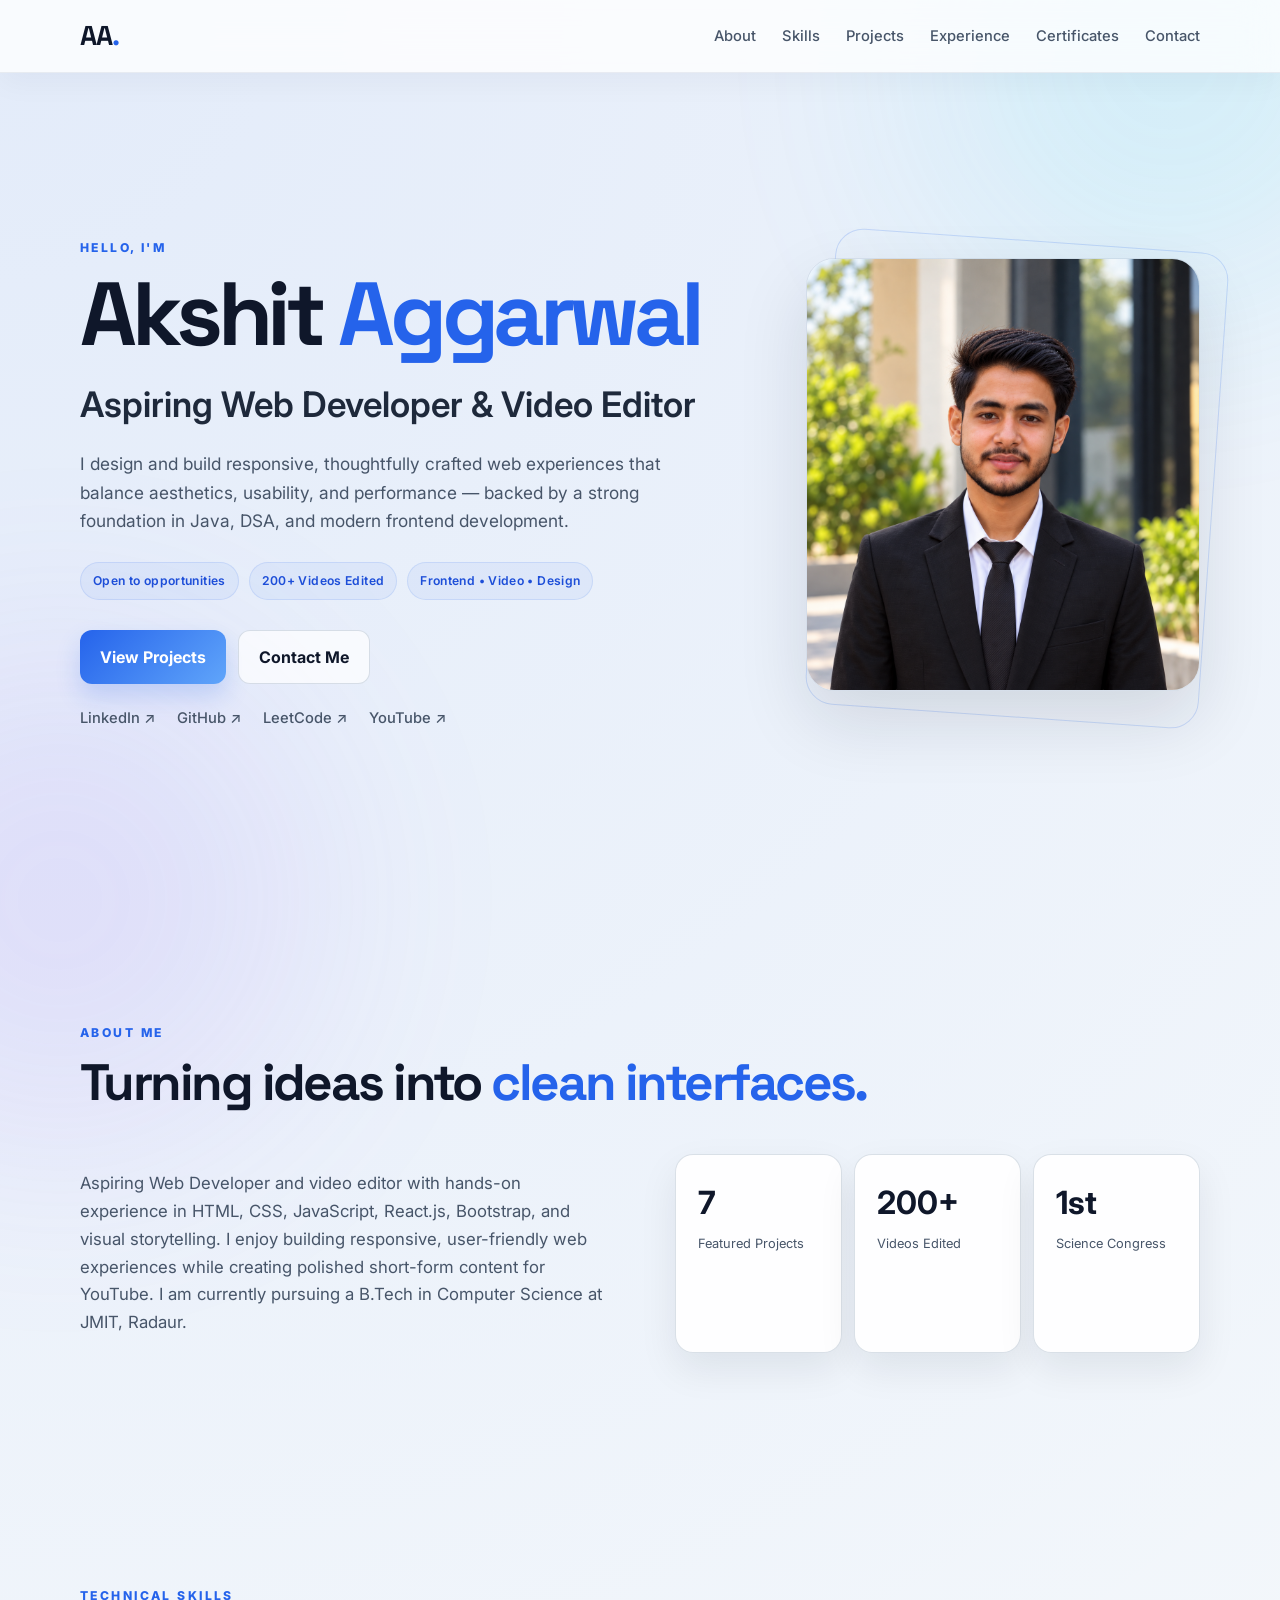
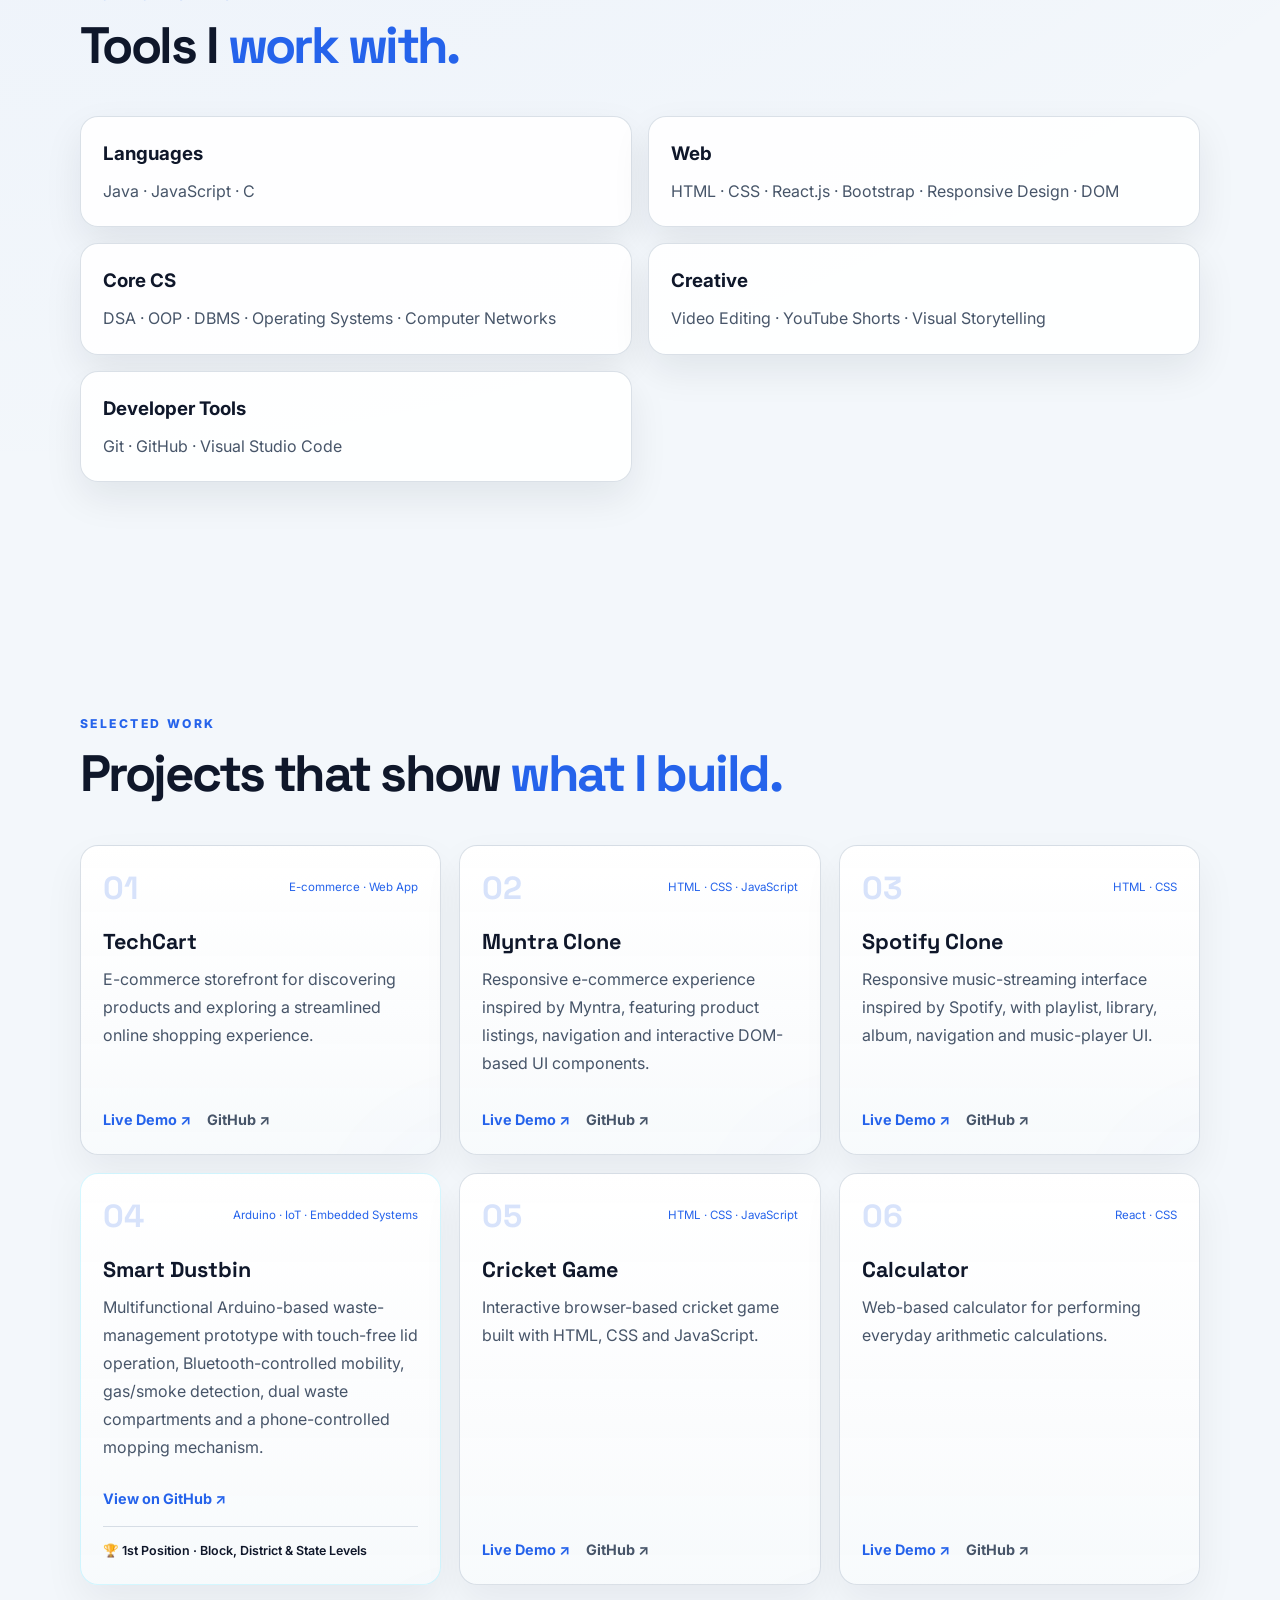
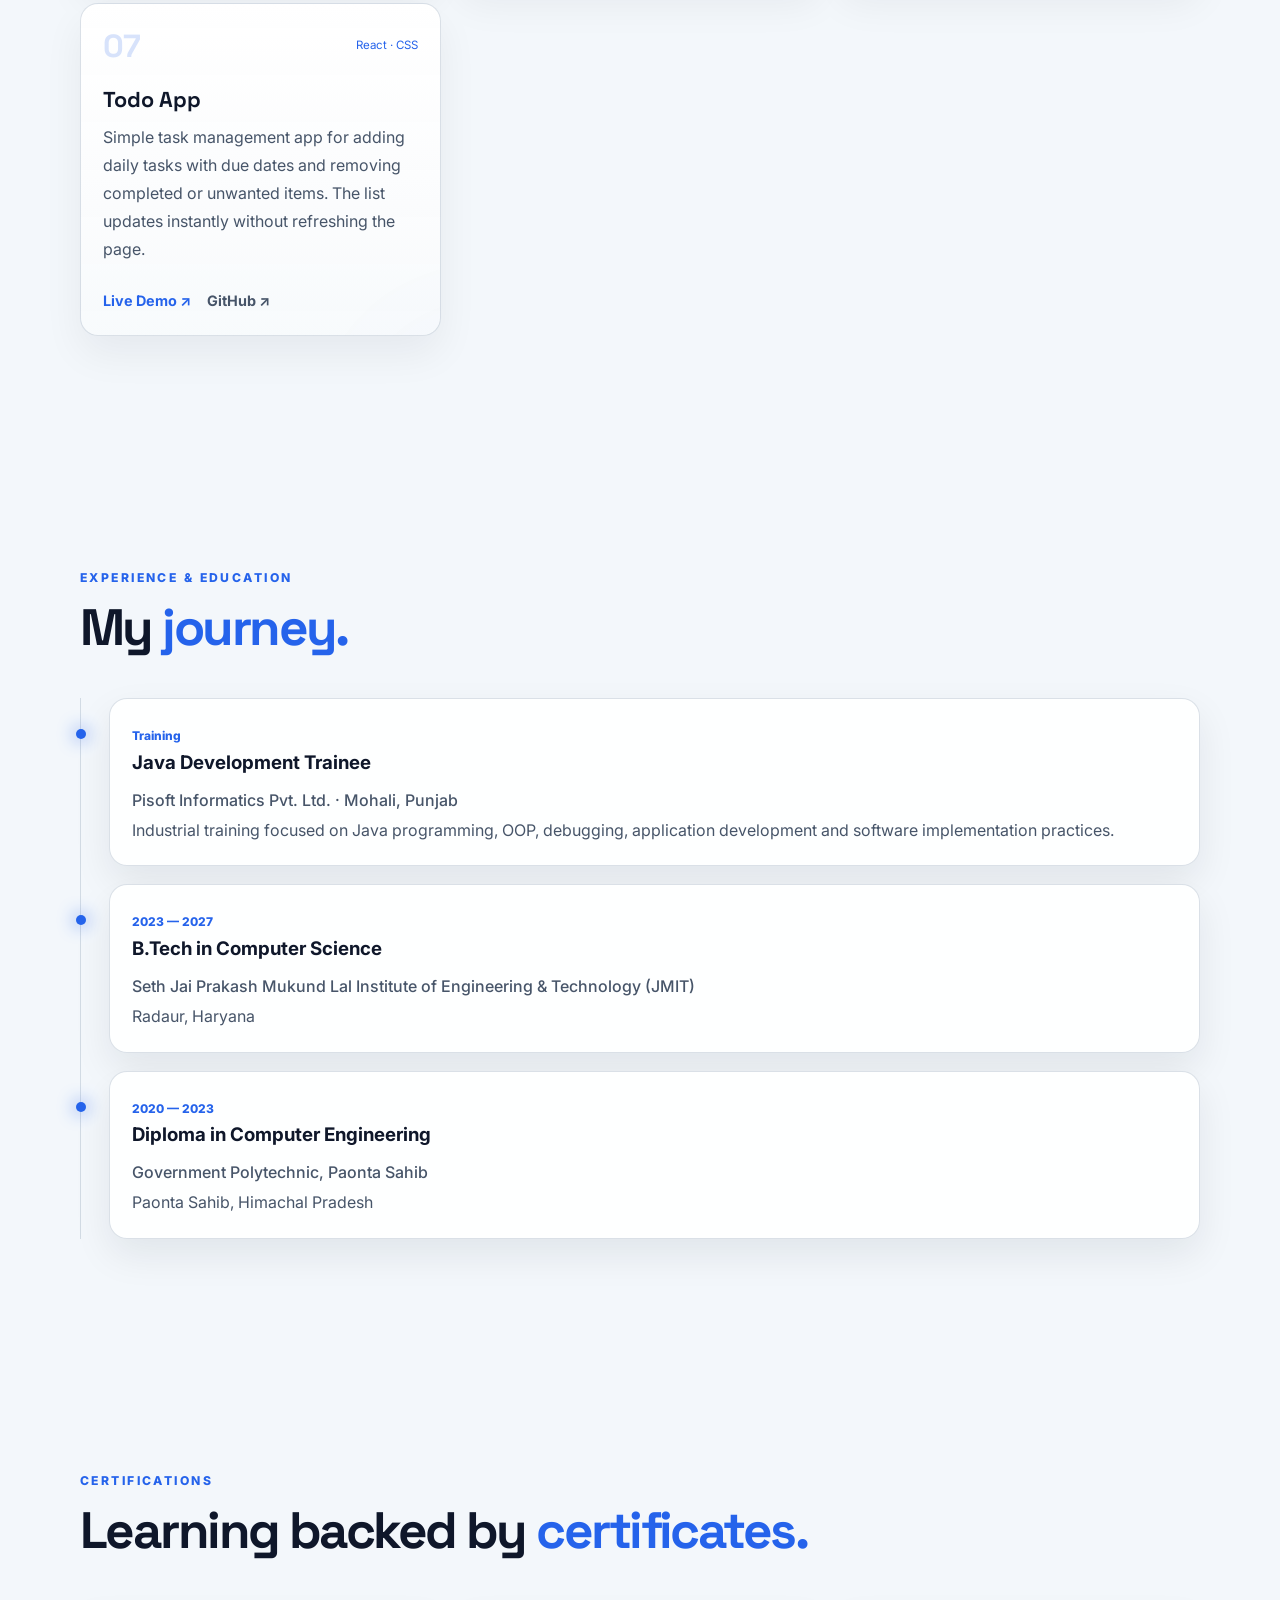
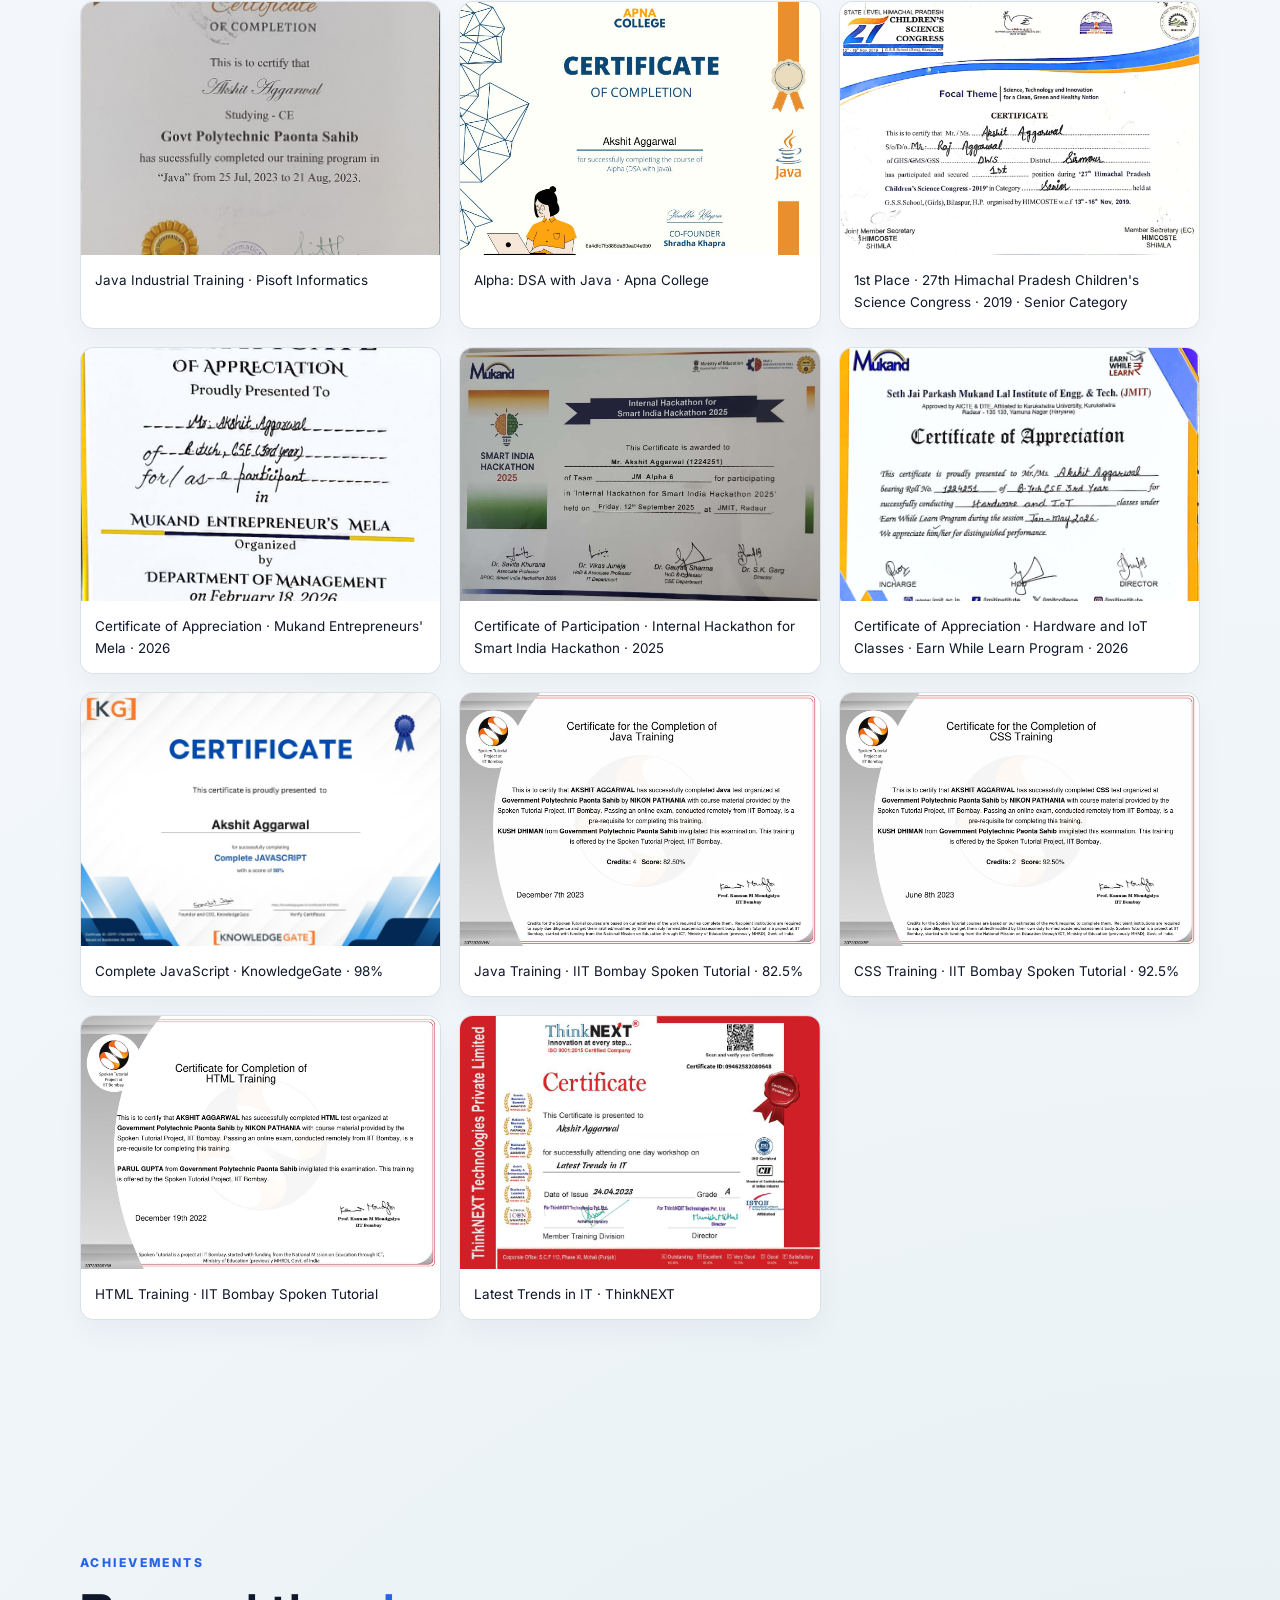
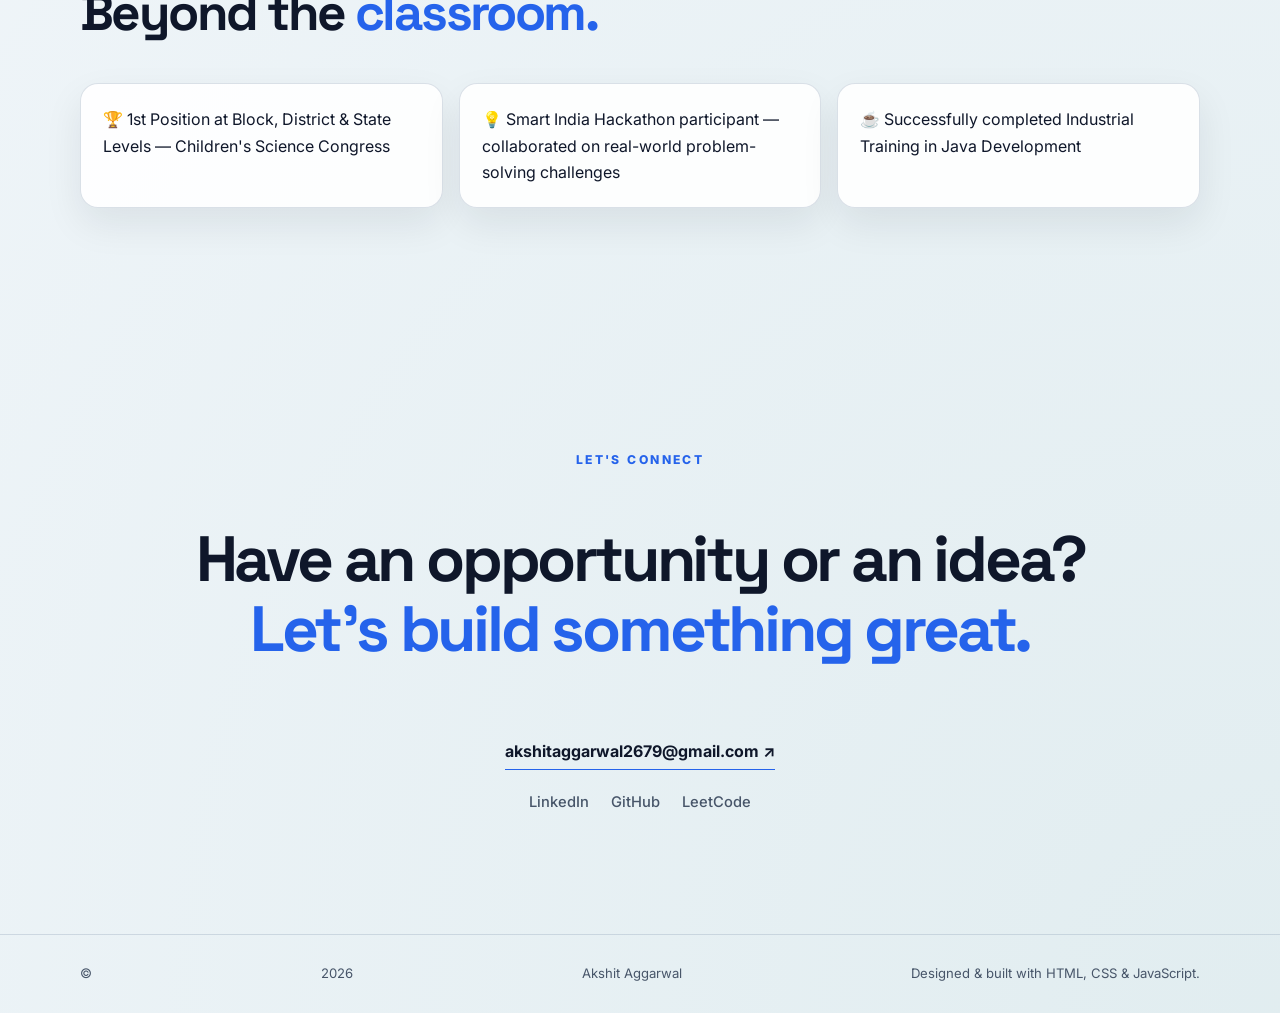
<file: index.html>
<!doctype html>
<html lang="en">
  <head>
    <meta charset="utf-8" />
    <meta name="viewport" content="width=device-width,initial-scale=1" />
    <title>Akshit Aggarwal | Aspiring Web Developer</title>
    <meta
      name="description"
      content="Portfolio of Akshit Aggarwal - Aspiring Web Developer and Computer Science student."
    />
    <link rel="preconnect" href="https://fonts.googleapis.com" />
    <link rel="preconnect" href="https://fonts.gstatic.com" crossorigin />
    <link
      href="https://fonts.googleapis.com/css2?family=Inter:wght@400;500;600;700;800&family=Space+Grotesk:wght@600;700&display=swap"
      rel="stylesheet"
    />
    <link rel="stylesheet" href="style.css" />
  </head>
  <body>
    <div class="glow g1"></div>
    <div class="glow g2"></div>
    <header>
      <nav class="container">
        <a class="brand" href="#home">AA<span>.</span></a
        ><button class="menu" aria-label="Menu">☰</button>
        <div class="navlinks">
          <a href="#about">About</a><a href="#skills">Skills</a
          ><a href="#projects">Projects</a><a href="#experience">Experience</a
          ><a href="#certificates">Certificates</a
          ><a href="#contact">Contact</a>
        </div>
      </nav>
    </header>
    <main>
      <section id="home" class="hero container reveal">
        <div class="hero-content">
          <p class="eyebrow">HELLO, I'M</p>
          <h1>Akshit <span>Aggarwal</span></h1>
          <h2>Aspiring Web Developer & Video Editor</h2>
          <p class="lead">
            I design and build responsive, thoughtfully crafted web experiences
            that balance aesthetics, usability, and performance — backed by a
            strong foundation in Java, DSA, and modern frontend development.
          </p>
          <div class="hero-badges">
            <span>Open to opportunities</span>
            <span>200+ Videos Edited</span>
            <span>Frontend • Video • Design</span>
          </div>
          <div class="actions">
            <a class="btn primary" href="#projects">View Projects</a
            ><a
              class="btn contact-btn"
              href="#contact"
              data-email="akshitaggarwal2679@gmail.com"
              >Contact Me</a
            >
          </div>
          <div class="social">
            <a href="https://www.linkedin.com/in/akshit05/" target="_blank"
              >LinkedIn ↗</a
            ><a href="https://github.com/akshitofficials" target="_blank"
              >GitHub ↗</a
            ><a href="https://leetcode.com/u/akshit2679/" target="_blank"
              >LeetCode ↗</a
            ><a
              href="https://www.youtube.com/@AkshitAggarwals/shorts"
              target="_blank"
              rel="noopener"
              >YouTube ↗</a
            >
          </div>
        </div>
        <div class="photo-wrap">
          <div class="ring"></div>
          <img
            src="assets/profile.png"
            alt="Akshit Aggarwal professional portrait"
          />
        </div>
      </section>
      <section id="about" class="section container reveal">
        <p class="eyebrow">ABOUT ME</p>
        <h2 class="title">Turning ideas into <span>clean interfaces.</span></h2>
        <div class="about-grid">
          <p>
            Aspiring Web Developer and video editor with hands-on experience in
            HTML, CSS, JavaScript, React.js, Bootstrap, and visual storytelling.
            I enjoy building responsive, user-friendly web experiences while
            creating polished short-form content for YouTube. I am currently
            pursuing a B.Tech in Computer Science at JMIT, Radaur.
          </p>
          <div class="stats">
            <div><b>7</b><span>Featured Projects</span></div>
            <div><b>200+</b><span>Videos Edited</span></div>
            <div><b>1st</b><span>Science Congress</span></div>
          </div>
        </div>
      </section>
      <section id="skills" class="section container reveal">
        <p class="eyebrow">TECHNICAL SKILLS</p>
        <h2 class="title">Tools I <span>work with.</span></h2>
        <div class="skill-grid">
          <article>
            <h3>Languages</h3>
            <p>Java · JavaScript · C</p>
          </article>
          <article>
            <h3>Web</h3>
            <p>HTML · CSS · React.js · Bootstrap · Responsive Design · DOM</p>
          </article>
          <article>
            <h3>Core CS</h3>
            <p>DSA · OOP · DBMS · Operating Systems · Computer Networks</p>
          </article>
          <article>
            <h3>Creative</h3>
            <p>Video Editing · YouTube Shorts · Visual Storytelling</p>
          </article>
          <article>
            <h3>Developer Tools</h3>
            <p>Git · GitHub · Visual Studio Code</p>
          </article>
        </div>
      </section>
      <section id="projects" class="section container reveal">
        <p class="eyebrow">SELECTED WORK</p>
        <h2 class="title">Projects that show <span>what I build.</span></h2>
        <div class="project-grid">
          <article class="project">
            <div class="project-top">
              <div class="num">01</div>
              <div class="tag">E-commerce · Web App</div>
            </div>
            <h3>TechCart</h3>
            <p>
              E-commerce storefront for discovering products and exploring a
              streamlined online shopping experience.
            </p>
            <div class="project-links">
              <a
                href="https://techcart-sigma.vercel.app/"
                target="_blank"
                rel="noopener"
                >Live Demo ↗</a
              ><a
                class="secondary-link"
                href="https://github.com/akshitofficials/TechCart"
                target="_blank"
                rel="noopener"
                >GitHub ↗</a
              >
            </div>
          </article>
          <article class="project">
            <div class="project-top">
              <div class="num">02</div>
              <div class="tag">HTML · CSS · JavaScript</div>
            </div>
            <h3>Myntra Clone</h3>
            <p>
              Responsive e-commerce experience inspired by Myntra, featuring
              product listings, navigation and interactive DOM-based UI
              components.
            </p>
            <div class="project-links">
              <a
                href="https://myntra-clone-by-ak.vercel.app/"
                target="_blank"
                rel="noopener"
                >Live Demo ↗</a
              ><a
                class="secondary-link"
                href="https://github.com/akshitofficials/Myntra-clone"
                target="_blank"
                rel="noopener"
                >GitHub ↗</a
              >
            </div>
          </article>
          <article class="project">
            <div class="project-top">
              <div class="num">03</div>
              <div class="tag">HTML · CSS</div>
            </div>
            <h3>Spotify Clone</h3>
            <p>
              Responsive music-streaming interface inspired by Spotify, with
              playlist, library, album, navigation and music-player UI.
            </p>
            <div class="project-links">
              <a
                href="https://spotify-clon-by-akshit.netlify.app"
                target="_blank"
                rel="noopener"
                >Live Demo ↗</a
              ><a
                class="secondary-link"
                href="https://github.com/akshitofficials/Spotify-clone"
                target="_blank"
                rel="noopener"
                >GitHub ↗</a
              >
            </div>
          </article>
          <article class="project featured-project">
            <div class="project-top">
              <div class="num">04</div>
              <div class="tag">Arduino · IoT · Embedded Systems</div>
            </div>
            <h3>Smart Dustbin</h3>
            <p>
              Multifunctional Arduino-based waste-management prototype with
              touch-free lid operation, Bluetooth-controlled mobility, gas/smoke
              detection, dual waste compartments and a phone-controlled mopping
              mechanism.
            </p>
            <div class="project-links">
              <a
                href="https://github.com/akshitofficials/Smart-Dustbin"
                target="_blank"
                rel="noopener"
                >View on GitHub ↗</a
              >
            </div>
            <span class="award"
              >🏆 1st Position · Block, District & State Levels</span
            >
          </article>
          <article class="project">
            <div class="project-top">
              <div class="num">05</div>
              <div class="tag">HTML · CSS · JavaScript</div>
            </div>
            <h3>Cricket Game</h3>
            <p>
              Interactive browser-based cricket game built with HTML, CSS and
              JavaScript.
            </p>
            <div class="project-links">
              <a
                href="https://batballstumpgame1.netlify.app"
                target="_blank"
                rel="noopener"
                >Live Demo ↗</a
              ><a
                class="secondary-link"
                href="https://github.com/akshitofficials/Project-Cricket-Game"
                target="_blank"
                rel="noopener"
                >GitHub ↗</a
              >
            </div>
          </article>
          <article class="project">
            <div class="project-top">
              <div class="num">06</div>
              <div class="tag">React · CSS</div>
            </div>
            <h3>Calculator</h3>
            <p>
              Web-based calculator for performing everyday arithmetic
              calculations.
            </p>
            <div class="project-links">
              <a
                href="https://calculator-in-by-ak.netlify.app/"
                target="_blank"
                rel="noopener"
                >Live Demo ↗</a
              ><a
                class="secondary-link"
                href="https://github.com/akshitofficials/Calculator-using-react"
                target="_blank"
                rel="noopener"
                >GitHub ↗</a
              >
            </div>
          </article>
          <article class="project">
            <div class="project-top">
              <div class="num">07</div>
              <div class="tag">React · CSS</div>
            </div>
            <h3>Todo App</h3>
            <p>
              Simple task management app for adding daily tasks with due dates
              and removing completed or unwanted items. The list updates
              instantly without refreshing the page.
            </p>
            <div class="project-links">
              <a
                href="https://todo-app-by-ak.netlify.app/"
                target="_blank"
                rel="noopener"
                >Live Demo ↗</a
              ><a
                class="secondary-link"
                href="https://github.com/akshitofficials/todo-app-using-react"
                target="_blank"
                rel="noopener"
                >GitHub ↗</a
              >
            </div>
          </article>
        </div>
      </section>
      <section id="experience" class="section container reveal">
        <p class="eyebrow">EXPERIENCE & EDUCATION</p>
        <h2 class="title">My <span>journey.</span></h2>
        <div class="timeline">
          <article>
            <span>Training</span>
            <h3>Java Development Trainee</h3>
            <h4>Pisoft Informatics Pvt. Ltd. · Mohali, Punjab</h4>
            <p>
              Industrial training focused on Java programming, OOP, debugging,
              application development and software implementation practices.
            </p>
          </article>
          <article>
            <span>2023 — 2027</span>
            <h3>B.Tech in Computer Science</h3>
            <h4>
              Seth Jai Prakash Mukund Lal Institute of Engineering & Technology
              (JMIT)
            </h4>
            <p>Radaur, Haryana</p>
          </article>
          <article>
            <span>2020 — 2023</span>
            <h3>Diploma in Computer Engineering</h3>
            <h4>Government Polytechnic, Paonta Sahib</h4>
            <p>Paonta Sahib, Himachal Pradesh</p>
          </article>
        </div>
      </section>
      <section id="certificates" class="section container reveal">
        <p class="eyebrow">CERTIFICATIONS</p>
        <h2 class="title">Learning backed by <span>certificates.</span></h2>
        <div class="cert-grid">
          <figure>
            <img
              src="assets/certificates/pisoft-java-training.jpg"
              alt="Pisoft industrial training certificate"
            />
            <figcaption>
              Java Industrial Training · Pisoft Informatics
            </figcaption>
          </figure>
          <figure>
            <img
              src="assets/certificates/dsa-by-apna-collage.jpg"
              alt="DSA with Java certificate"
            />
            <figcaption>Alpha: DSA with Java · Apna College</figcaption>
          </figure>
          <figure>
            <img
              src="assets/certificates/CSC.jpeg"
              alt="Certificate for first place in the 27th Himachal Pradesh Children's Science Congress 2019, Senior category"
            />
            <figcaption>
              1st Place · 27th Himachal Pradesh Children's Science Congress ·
              2019 · Senior Category
            </figcaption>
          </figure>
          <figure>
            <img
              src="assets/certificates/ED mela.jpeg"
              alt="Certificate of Appreciation for active participation in Mukand Entrepreneurs' Mela, February 2026"
            />
            <figcaption>
              Certificate of Appreciation · Mukand Entrepreneurs' Mela · 2026
            </figcaption>
          </figure>
          <figure>
            <img
              src="assets/certificates/SIH.jpeg"
              alt="Certificate of Participation in the Internal Hackathon for Smart India Hackathon 2025"
            />
            <figcaption>
              Certificate of Participation · Internal Hackathon for Smart India
              Hackathon · 2025
            </figcaption>
          </figure>
          <figure>
            <img
              src="assets/certificates/EWL IOT.jpeg"
              alt="Certificate of Appreciation for conducting Hardware and IoT classes in the Earn While Learn Program"
            />
            <figcaption>
              Certificate of Appreciation · Hardware and IoT Classes · Earn
              While Learn Program · 2026
            </figcaption>
          </figure>
          <figure>
            <img
              src="assets/certificates/complete-javascript-knowledge-gate.jpg"
              alt="Complete JavaScript certificate"
            />
            <figcaption>Complete JavaScript · KnowledgeGate · 98%</figcaption>
          </figure>
          <figure>
            <img src="assets/certificates/java.jpg" alt="Java certificate" />
            <figcaption>
              Java Training · IIT Bombay Spoken Tutorial · 82.5%
            </figcaption>
          </figure>
          <figure>
            <img src="assets/certificates/css.jpg" alt="CSS certificate" />
            <figcaption>
              CSS Training · IIT Bombay Spoken Tutorial · 92.5%
            </figcaption>
          </figure>
          <figure>
            <img src="assets/certificates/html.jpg" alt="HTML certificate" />
            <figcaption>HTML Training · IIT Bombay Spoken Tutorial</figcaption>
          </figure>
          <figure>
            <img
              src="assets/certificates/thinknext.jpg"
              alt="ThinkNEXT certificate"
            />
            <figcaption>Latest Trends in IT · ThinkNEXT</figcaption>
          </figure>
        </div>
      </section>
      <section class="section container reveal">
        <p class="eyebrow">ACHIEVEMENTS</p>
        <h2 class="title">Beyond the <span>classroom.</span></h2>
        <div class="achievements">
          <p>
            🏆 1st Position at Block, District & State Levels — Children's
            Science Congress
          </p>
          <p>
            💡 Smart India Hackathon participant — collaborated on real-world
            problem-solving challenges
          </p>
          <p>
            ☕ Successfully completed Industrial Training in Java Development
          </p>
        </div>
      </section>
      <section id="contact" class="contact container reveal">
        <p class="eyebrow">LET'S CONNECT</p>
        <h2>
          Have an opportunity or an idea?<br /><span
            >Let's build something great.</span
          >
        </h2>
        <a class="mail" href="mailto:akshitaggarwal2679@gmail.com"
          >akshitaggarwal2679@gmail.com ↗</a
        >
        <div class="social center">
          <a href="https://www.linkedin.com/in/akshit05/" target="_blank"
            >LinkedIn</a
          ><a href="https://github.com/akshitofficials" target="_blank"
            >GitHub</a
          ><a href="https://leetcode.com/u/akshit2679/" target="_blank"
            >LeetCode</a
          >
        </div>
      </section>
    </main>
    <footer>
      <div class="container">
        © <span id="year"></span> Akshit Aggarwal
        <span>Designed & built with HTML, CSS & JavaScript.</span>
      </div>
    </footer>
    <script src="script.js"></script>
  </body>
</html>
</file>
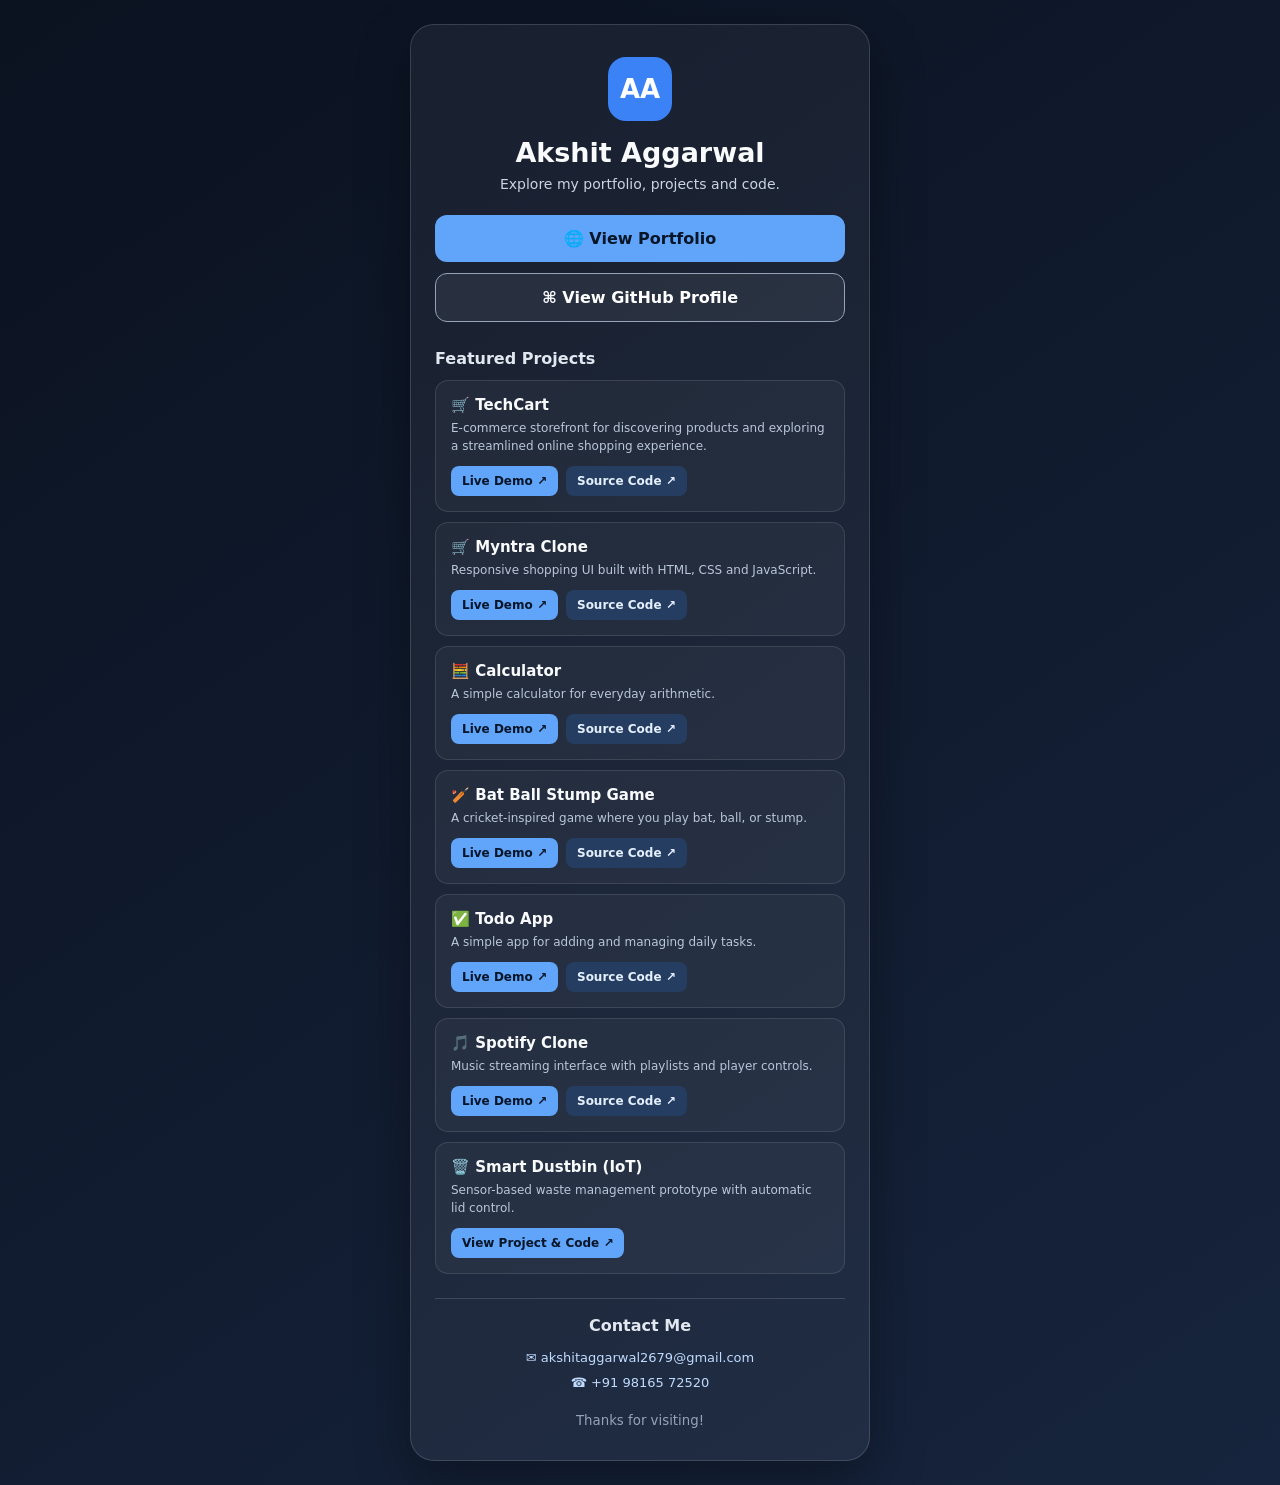
<file: links.html>
<!doctype html>
<html lang="en">
  <head>
    <meta charset="utf-8" />
    <meta name="viewport" content="width=device-width, initial-scale=1" />
    <meta name="theme-color" content="#0b1220" />
    <title>Akshit | Portfolio & Projects</title>
    <style>
      * {
        box-sizing: border-box;
      }
      body {
        margin: 0;
        min-height: 100vh;
        display: grid;
        place-items: center;
        background: linear-gradient(145deg, #0b1220, #16243d);
        color: #f8fafc;
        font-family:
          system-ui,
          -apple-system,
          Segoe UI,
          sans-serif;
        padding: 24px;
      }
      main {
        width: min(100%, 460px);
        padding: 32px 24px;
        text-align: center;
        background: #ffffff0d;
        border: 1px solid #ffffff25;
        border-radius: 24px;
        box-shadow: 0 20px 55px #0005;
      }
      .avatar {
        display: grid;
        place-items: center;
        width: 64px;
        height: 64px;
        margin: auto;
        border-radius: 18px;
        background: #3b82f6;
        color: white;
        font-size: 26px;
        font-weight: 800;
      }
      h1 {
        font-size: 27px;
        margin: 16px 0 6px;
      }
      p {
        color: #cbd5e1;
        margin: 0 0 20px;
        line-height: 1.5;
        font-size: 14px;
      }
      a {
        text-decoration: none;
        transition:
          transform 0.15s,
          background 0.15s;
      }
      a:hover {
        transform: translateY(-2px);
      }
      .main-link {
        display: block;
        padding: 14px;
        border-radius: 12px;
        font-weight: 700;
        margin-top: 11px;
      }
      .portfolio {
        background: #60a5fa;
        color: #071528;
      }
      .github {
        border: 1px solid #94a3b8;
        color: #fff;
        background: #ffffff10;
      }
      h2 {
        font-size: 16px;
        text-align: left;
        margin: 27px 0 12px;
        color: #e2e8f0;
      }
      .project {
        text-align: left;
        padding: 15px;
        margin-top: 10px;
        background: #ffffff0a;
        border: 1px solid #ffffff1c;
        border-radius: 13px;
      }
      .project h3 {
        font-size: 15px;
        margin: 0 0 5px;
      }
      .project p {
        font-size: 12px;
        margin: 0 0 11px;
        color: #b9c7da;
      }
      .actions {
        display: flex;
        flex-wrap: wrap;
        gap: 8px;
      }
      .actions a {
        font-size: 12px;
        font-weight: 650;
        padding: 8px 11px;
        border-radius: 8px;
        background: #253d60;
        color: #e5f0ff;
      }
      .actions a:first-child {
        background: #60a5fa;
        color: #071528;
      }
      .contact {
        margin-top: 24px;
        padding-top: 17px;
        border-top: 1px solid #ffffff25;
        text-align: center;
      }
      .contact h2 {
        text-align: center;
        margin: 0 0 10px;
      }
      .contact a {
        display: block;
        color: #bfdbfe;
        font-size: 13px;
        overflow-wrap: anywhere;
        padding: 5px;
      }
      .contact a:hover {
        text-decoration: underline;
      }
      small {
        display: block;
        color: #94a3b8;
        margin-top: 18px;
      }
    </style>
  </head>
  <body>
    <main>
      <div class="avatar">AA</div>
      <h1>Akshit Aggarwal</h1>
      <p>Explore my portfolio, projects and code.</p>
      <!-- <a
        class="main-link portfolio"
        href="https://akshitofficials.github.io/akshit-portfolio/"
        target="_blank"
        rel="noopener noreferrer"
        >🌐 View Portfolio</a
      > -->
      <a
        class="main-link portfolio"
        href="https://akshit-portfolio-zeta.vercel.app/"
        target="_blank"
        rel="noopener noreferrer"
        >🌐 View Portfolio</a
      >
      <a
        class="main-link github"
        href="https://github.com/akshitofficials"
        target="_blank"
        rel="noopener noreferrer"
        >⌘ View GitHub Profile</a
      >

      <h2>Featured Projects</h2>
      <section class="project">
        <h3>🛒 TechCart</h3>
        <p>
          E-commerce storefront for discovering products and exploring a
          streamlined online shopping experience.
        </p>
        <div class="actions">
          <a
            href="https://techcart-sigma.vercel.app/"
            target="_blank"
            rel="noopener noreferrer"
            >Live Demo ↗</a
          >
          <a
            href="https://github.com/akshitofficials/TechCart"
            target="_blank"
            rel="noopener noreferrer"
            >Source Code ↗</a
          >
        </div>
      </section>
      <section class="project">
        <h3>🛒 Myntra Clone</h3>
        <p>Responsive shopping UI built with HTML, CSS and JavaScript.</p>
        <div class="actions">
          <a
            href="https://myntra-clone-by-ak.vercel.app/"
            target="_blank"
            rel="noopener noreferrer"
            >Live Demo ↗</a
          >
          <a
            href="https://github.com/akshitofficials/Myntra-clone"
            target="_blank"
            rel="noopener noreferrer"
            >Source Code ↗</a
          >
        </div>
      </section>
      <section class="project">
        <h3>🧮 Calculator</h3>
        <p>A simple calculator for everyday arithmetic.</p>
        <div class="actions">
          <a
            href="https://calculator-in-by-ak.netlify.app/"
            target="_blank"
            rel="noopener noreferrer"
            >Live Demo ↗</a
          >
          <a
            href="https://github.com/akshitofficials/Calculator-using-react"
            target="_blank"
            rel="noopener noreferrer"
            >Source Code ↗</a
          >
        </div>
      </section>
      <section class="project">
        <h3>🏏 Bat Ball Stump Game</h3>
        <p>A cricket-inspired game where you play bat, ball, or stump.</p>
        <div class="actions">
          <a
            href="https://batballstumpgame1.netlify.app/"
            target="_blank"
            rel="noopener noreferrer"
            >Live Demo ↗</a
          >
          <a
            href="https://github.com/akshitofficials/Project-Cricket-Game"
            target="_blank"
            rel="noopener noreferrer"
            >Source Code ↗</a
          >
        </div>
      </section>
      <section class="project">
        <h3>✅ Todo App</h3>
        <p>A simple app for adding and managing daily tasks.</p>
        <div class="actions">
          <a
            href="https://todo-app-by-ak.netlify.app/"
            target="_blank"
            rel="noopener noreferrer"
            >Live Demo ↗</a
          >
          <a
            href="https://github.com/akshitofficials/todo-app-using-react"
            target="_blank"
            rel="noopener noreferrer"
            >Source Code ↗</a
          >
        </div>
      </section>
      <section class="project">
        <h3>🎵 Spotify Clone</h3>
        <p>Music streaming interface with playlists and player controls.</p>
        <div class="actions">
          <a
            href="https://spotify-clon-by-akshit.netlify.app/"
            target="_blank"
            rel="noopener noreferrer"
            >Live Demo ↗</a
          >
          <a
            href="https://github.com/akshitofficials/Spotify-clone"
            target="_blank"
            rel="noopener noreferrer"
            >Source Code ↗</a
          >
        </div>
      </section>
      <section class="project">
        <h3>🗑️ Smart Dustbin (IoT)</h3>
        <p>
          Sensor-based waste management prototype with automatic lid control.
        </p>
        <div class="actions">
          <a
            href="https://github.com/akshitofficials/Smart-Dustbin"
            target="_blank"
            rel="noopener noreferrer"
            >View Project & Code ↗</a
          >
        </div>
      </section>
      <section class="contact" aria-label="Contact information">
        <h2>Contact Me</h2>
        <a href="mailto:akshitaggarwal2679@gmail.com"
          >✉ akshitaggarwal2679@gmail.com</a
        >
        <a href="tel:+919816572520">☎ +91 98165 72520</a>
      </section>
      <small>Thanks for visiting!</small>
    </main>
  </body>
</html>
</file>
<file: style.css>
:root {
  --bg: #f3f7fb;
  --bg-alt: #eaf1f8;
  --card: rgba(255, 255, 255, 0.9);
  --card-soft: rgba(255, 255, 255, 0.75);
  --text: #0f172a;
  --muted: #475569;
  --accent: #2563eb;
  --accent-strong: #1d4ed8;
  --accent2: #0f766e;
  --line: rgba(148, 163, 184, 0.34);
  --shadow: rgba(15, 23, 42, 0.08);
}
* {
  box-sizing: border-box;
}
html {
  scroll-behavior: smooth;
}
body {
  margin: 0;
  background:
    radial-gradient(circle at top left, rgba(37, 99, 235, 0.08), transparent 28%),
    radial-gradient(circle at bottom right, rgba(15, 118, 110, 0.08), transparent 30%),
    var(--bg);
  color: var(--text);
  font-family: Inter, sans-serif;
  line-height: 1.65;
  overflow-x: hidden;
}
img {
  max-width: 100%;
}
a {
  transition: all 0.2s ease;
}
.container {
  width: min(1120px, 90%);
  margin: auto;
}
.glow {
  position: fixed;
  width: 480px;
  height: 480px;
  border-radius: 50%;
  filter: blur(120px);
  opacity: 0.12;
  z-index: -1;
}
.g1 {
  background: #22d3ee;
  top: -180px;
  right: -130px;
}
.g2 {
  background: #8b5cf6;
  bottom: -240px;
  left: -180px;
}
header {
  position: sticky;
  top: 0;
  z-index: 10;
  background: rgba(255, 255, 255, 0.78);
  backdrop-filter: blur(18px);
  border-bottom: 1px solid rgba(148, 163, 184, 0.18);
  box-shadow: 0 10px 30px rgba(15, 23, 42, 0.04);
}
nav {
  height: 72px;
  display: flex;
  align-items: center;
  justify-content: space-between;
}
.brand {
  font: 700 1.7rem/1 Space Grotesk, sans-serif;
  letter-spacing: -0.04em;
  text-decoration: none;
  color: var(--text);
}
.brand span,
.title span,
.hero h1 span,
.contact h2 span {
  color: var(--accent);
}
.navlinks {
  display: flex;
  align-items: center;
  gap: 26px;
}
.navlinks a,
.social a {
  color: var(--muted);
  text-decoration: none;
  font-size: 0.92rem;
  font-weight: 500;
}
.navlinks a:hover,
.social a:hover {
  color: var(--text);
}
.menu {
  display: none;
  background: none;
  border: 0;
  color: var(--text);
  font-size: 1.4rem;
  cursor: pointer;
}
.hero {
  min-height: calc(100vh - 72px);
  display: grid;
  grid-template-columns: 1.25fr 0.75fr;
  align-items: center;
  gap: 70px;
  padding: 72px 0 90px;
}
.hero-content {
  max-width: 680px;
}
.eyebrow {
  font-size: 0.76rem;
  letter-spacing: 0.2em;
  color: var(--accent);
  font-weight: 800;
}
.hero h1 {
  font: 700 clamp(3rem, 7vw, 6rem)/0.95 Space Grotesk, sans-serif;
  letter-spacing: -0.06em;
  margin: 14px 0 0;
}
.hero h2 {
  font-size: clamp(1.4rem, 3vw, 2.2rem);
  font-weight: 600;
  color: #1e293b;
  margin: 18px 0 16px;
}
.lead {
  color: var(--muted);
  font-size: 1.08rem;
  max-width: 620px;
}
.hero-badges {
  display: flex;
  flex-wrap: wrap;
  gap: 10px;
  margin: 26px 0 0;
}
.hero-badges span {
  display: inline-flex;
  align-items: center;
  padding: 8px 12px;
  border-radius: 999px;
  background: rgba(37, 99, 235, 0.06);
  border: 1px solid rgba(37, 99, 235, 0.12);
  color: #1d4ed8;
  font-size: 0.76rem;
  font-weight: 600;
  letter-spacing: 0.03em;
}
.actions {
  display: flex;
  gap: 12px;
  margin: 30px 0 22px;
}
.btn {
  display: inline-flex;
  align-items: center;
  justify-content: center;
  padding: 13px 20px;
  border: 1px solid var(--line);
  border-radius: 12px;
  color: var(--text);
  text-decoration: none;
  font-weight: 700;
  background: rgba(255, 255, 255, 0.7);
}
.primary {
  background: linear-gradient(135deg, var(--accent), #60a5fa);
  color: #ffffff;
  border: 0;
  box-shadow: 0 12px 25px rgba(37, 99, 235, 0.2);
}
.social {
  display: flex;
  gap: 22px;
  flex-wrap: wrap;
}
.photo-wrap {
  position: relative;
  max-width: 420px;
  margin-left: auto;
}
.photo-wrap::before {
  content: "";
  position: absolute;
  inset: -18px -14px -18px 14px;
  border: 1px solid rgba(37, 99, 235, 0.18);
  border-radius: 28px;
  transform: rotate(4deg);
}
.photo-wrap img {
  width: 100%;
  aspect-ratio: 1/1.1;
  object-fit: cover;
  object-position: center top;
  border-radius: 28px;
  position: relative;
  z-index: 1;
  border: 1px solid rgba(148, 163, 184, 0.24);
  box-shadow: 0 30px 70px rgba(15, 23, 42, 0.12);
}
.section {
  padding: 110px 0;
}
.title {
  font: 700 clamp(2rem, 4vw, 3.6rem)/1.1 Space Grotesk, sans-serif;
  letter-spacing: -0.05em;
  margin: 10px 0 42px;
}
.about-grid {
  display: grid;
  grid-template-columns: 1fr 1fr;
  gap: 70px;
  color: var(--muted);
  font-size: 1.05rem;
}
.stats {
  display: grid;
  grid-template-columns: repeat(3, 1fr);
  gap: 12px;
}
.stats div,
.skill-grid article,
.project,
.timeline article,
.achievements p {
  background: var(--card);
  border: 1px solid var(--line);
  border-radius: 18px;
  padding: 22px;
  box-shadow: 0 16px 38px var(--shadow);
}
.stats b {
  display: block;
  color: var(--text);
  font-size: 2rem;
}
.stats span {
  font-size: 0.8rem;
}
.skill-grid {
  display: grid;
  grid-template-columns: repeat(2, 1fr);
  gap: 16px;
}
.skill-grid h3,
.project h3,
.timeline h3 {
  margin: 0 0 8px;
}
.skill-grid p,
.project p,
.timeline p {
  color: var(--muted);
  margin: 0;
}
.project-grid {
  display: grid;
  grid-template-columns: repeat(3, 1fr);
  gap: 18px;
}
.project {
  min-height: 310px;
  display: flex;
  flex-direction: column;
  transition: 0.25s ease;
  position: relative;
  overflow: hidden;
  background: linear-gradient(180deg, rgba(255, 255, 255, 0.95), rgba(248, 250, 252, 0.92));
  box-shadow: 0 18px 40px rgba(15, 23, 42, 0.06);
}
.project:hover {
  transform: translateY(-7px);
  border-color: rgba(37, 99, 235, 0.28);
}
.project:after {
  content: "";
  position: absolute;
  inset: auto -40% -60% auto;
  width: 180px;
  height: 180px;
  border-radius: 50%;
  background: var(--accent);
  filter: blur(85px);
  opacity: 0.05;
  pointer-events: none;
}
.project .num {
  font: 700 2rem Space Grotesk, sans-serif;
  color: rgba(37, 99, 235, 0.18);
}
.tag {
  font-size: 0.72rem;
  color: var(--accent);
  margin: 18px 0 6px;
}
.project a {
  margin-top: auto;
  color: var(--accent);
  text-decoration: none;
  font-weight: 700;
}
.muted {
  margin-top: auto;
  color: var(--muted);
  font-size: 0.85rem;
}
.timeline {
  border-left: 1px solid var(--line);
  padding-left: 28px;
  display: grid;
  gap: 18px;
}
.timeline article {
  position: relative;
}
.timeline article:before {
  content: "";
  position: absolute;
  width: 10px;
  height: 10px;
  background: var(--accent);
  border-radius: 50%;
  left: -34px;
  top: 30px;
  box-shadow: 0 0 18px var(--accent);
}
.timeline span {
  font-size: 0.75rem;
  color: var(--accent);
  font-weight: 800;
}
.timeline h4 {
  color: #475569;
  margin: 4px 0;
  font-weight: 500;
}
.cert-grid {
  display: grid;
  grid-template-columns: repeat(3, 1fr);
  gap: 18px;
}
.cert-grid figure {
  margin: 0;
  background: #fff;
  border-radius: 14px;
  overflow: hidden;
  border: 1px solid var(--line);
  transition: 0.25s;
  box-shadow: 0 12px 28px rgba(15, 23, 42, 0.04);
}
.cert-grid figure:hover {
  transform: translateY(-5px);
}
.cert-grid img {
  width: 100%;
  aspect-ratio: 1.42;
  object-fit: cover;
  display: block;
}
.cert-grid figcaption {
  background: var(--card);
  color: var(--text);
  padding: 14px;
  font-size: 0.84rem;
}
.achievements {
  display: grid;
  grid-template-columns: repeat(3, 1fr);
  gap: 16px;
}
.achievements p {
  margin: 0;
}
.contact {
  text-align: center;
  padding: 120px 0;
}
.contact h2 {
  font: 700 clamp(2.2rem, 5vw, 4.5rem)/1.1 Space Grotesk, sans-serif;
  letter-spacing: -0.05em;
}
.mail {
  display: inline-block;
  color: var(--text);
  font-weight: 700;
  text-decoration: none;
  border-bottom: 1px solid var(--accent);
  padding-bottom: 5px;
  margin: 20px;
}
.center {
  justify-content: center;
}
footer {
  border-top: 1px solid var(--line);
  padding: 28px 0;
  color: var(--muted);
  font-size: 0.82rem;
}
footer .container {
  display: flex;
  justify-content: space-between;
}
.reveal {
  opacity: 0;
  transform: translateY(25px);
  transition: 0.7s ease;
}
.reveal.show {
  opacity: 1;
  transform: none;
}
@media (max-width: 850px) {
  .menu {
    display: block;
  }
  .navlinks {
    display: none;
    position: absolute;
    top: 72px;
    left: 5%;
    right: 5%;
    background: rgba(255, 255, 255, 0.96);
    padding: 20px;
    border: 1px solid var(--line);
    border-radius: 12px;
    flex-direction: column;
    box-shadow: 0 18px 35px rgba(15, 23, 42, 0.08);
  }
  .navlinks.open {
    display: flex;
  }
  .hero {
    grid-template-columns: 1fr;
    padding-top: 55px;
  }
  .photo-wrap {
    width: min(360px, 90%);
    margin: auto;
  }
  .about-grid,
  .project-grid,
  .achievements {
    grid-template-columns: 1fr;
  }
  .skill-grid,
  .cert-grid {
    grid-template-columns: repeat(2, 1fr);
  }
}
@media (max-width: 520px) {
  .skill-grid,
  .cert-grid,
  .stats {
    grid-template-columns: 1fr;
  }
  .section {
    padding: 80px 0;
  }
  .hero h1 {
    font-size: 3.2rem;
  }
  .actions {
    flex-wrap: wrap;
  }
  footer .container {
    display: block;
    text-align: center;
  }
  footer span {
    display: block;
  }
}
.project-top {
  display: flex;
  align-items: center;
  justify-content: space-between;
  gap: 12px;
}
.project .project-top .tag {
  margin: 0;
  text-align: right;
}
.project h3 {
  font: 700 1.35rem Space Grotesk, sans-serif;
  margin: 20px 0 10px;
}
.project p {
  line-height: 1.75;
}
.project-links {
  display: flex;
  gap: 16px;
  align-items: center;
  flex-wrap: wrap;
  margin-top: auto;
  padding-top: 26px;
}
.project-links a {
  margin-top: 0;
  color: var(--accent);
  font-size: 0.9rem;
}
.project-links a:hover {
  color: var(--text);
}
.project-links .secondary-link {
  color: #475569;
}
.featured-project {
  border-color: rgba(114, 229, 255, 0.3);
}
.award {
  display: block;
  margin-top: 16px;
  padding-top: 14px;
  border-top: 1px solid var(--line);
  color: var(--text);
  font-size: 0.78rem;
  font-weight: 600;
}
.btn:hover,
.project-links a:hover,
.navlinks a:hover,
.social a:hover {
  transform: translateY(-2px);
}
.primary:hover {
  box-shadow: 0 18px 30px rgba(37, 99, 235, 0.22);
}
</file>
